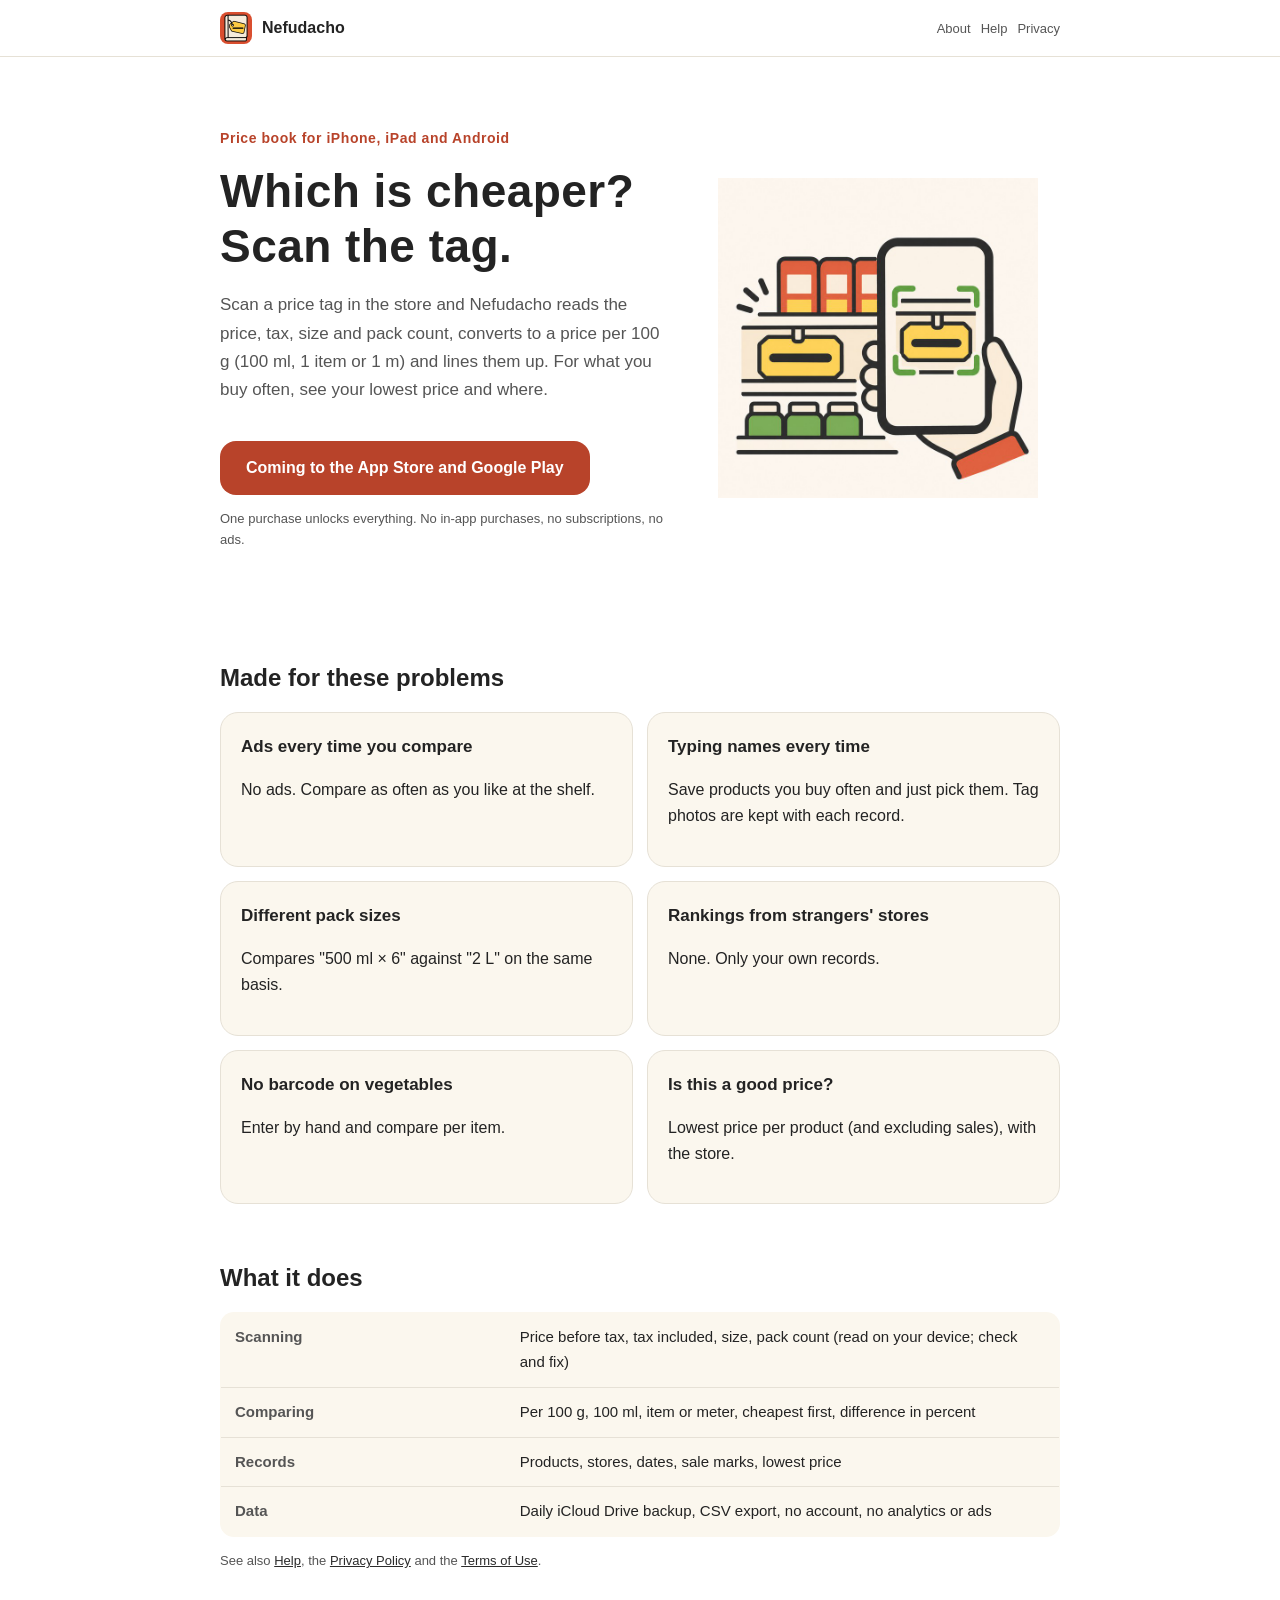
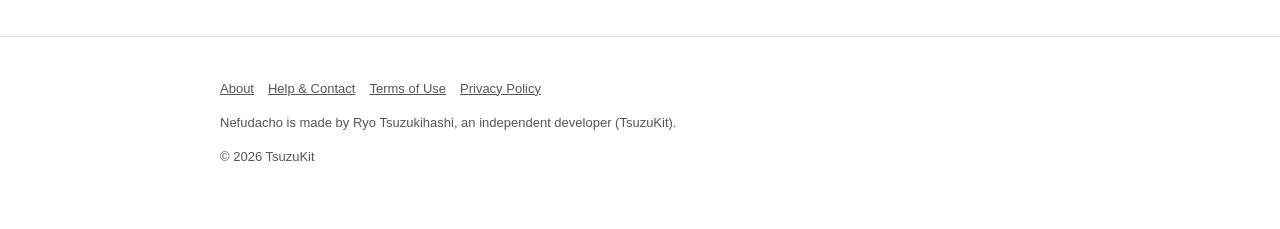
<file: index.html>
<!DOCTYPE html>
<html lang="ja" data-title-ja="ねふだちょう｜底値・単価の比較メモ" data-title-en="Nefudacho | Unit price compare">
<head>
<meta charset="UTF-8">
<meta name="viewport" content="width=device-width, initial-scale=1">
<script>(function(){var l=navigator.languages&&navigator.languages.length?navigator.languages:[navigator.language||"ja"],p="en";for(var i=0;i<l.length;i++){var c=String(l[i]).toLowerCase();if(c.indexOf("ja")===0){p="ja";break}if(c.indexOf("en")===0){p="en";break}}var d=document.documentElement;d.lang=p;var t=d.getAttribute("data-title-"+p);if(t){document.title=t}})();</script>
<title>ねふだちょう｜底値・単価の比較メモ</title>
<meta name="description" content="値札を撮ると本体・税込・内容量を読み取って 100 g あたりにそろえて比べる。よく買う商品の底値と店が分かる。買い切り・広告なし。 / Scan a price tag to read the price, tax and size, then compare per 100 g. Remember the lowest price and store for what you buy often. One purchase, no ads.">
<meta property="og:title" content="ねふだちょう｜底値・単価の比較メモ">
<meta property="og:description" content="値札を撮ると本体・税込・内容量を読み取って 100 g あたりにそろえて比べる。よく買う商品の底値と店が分かる。買い切り・広告なし。">
<meta property="og:type" content="website">
<meta property="og:url" content="https://nefudacho.tsuzukit.com/">
<meta property="og:image" content="https://nefudacho.tsuzukit.com/assets/og.jpg">
<link rel="icon" href="assets/icon.png">
<link rel="apple-touch-icon" href="assets/icon.png">
<link rel="stylesheet" href="style.css">
</head>
<body>
<div data-l="ja" lang="ja">
<header class="site"><div class="wrap">
<a class="brand" href="./"><img src="assets/icon.png" alt="" width="32" height="32">ねふだちょう</a>
<nav class="site"><a href="./">紹介</a><a href="support.html">使い方</a><a href="privacy.html">プライバシー</a></nav>
</div></header>
<main class="wrap">
<section class="hero">
<div>
<p class="eyebrow">iPhone・iPad・Android の底値帳</p>
<h1>どっちが安い？<br>値札を撮れば分かる。</h1>
<p class="lead">店で値札を撮ると、本体価格・税込・内容量・入り数を読み取って、100 g（100 ml・1 個・1 m）あたりの値段にそろえて並べます。よく買う商品は、いちばん安かった値段と店が分かります。</p>
<a class="cta" href="#store" id="store">App Store・Google Play で配信予定</a>
<p class="note">買い切りで全部の機能が使えます。アプリ内課金・サブスクリプション・広告はありません。</p>
</div>
<img src="assets/hero.jpg" alt="スマートフォンで値札を撮るイラスト" width="360">
</section>

<h2>こんな困りごとのために</h2>
<div class="grid two">
<div class="card"><h3>比べるたびに広告</h3><p>広告はありません。棚の前で何度でも比べられます。</p></div>
<div class="card"><h3>毎回、名前から入れる</h3><p>よく買う商品を覚えておき、前と同じを選ぶだけ。値札の写真も記録ごとに残ります。</p></div>
<div class="card"><h3>入り数が違うと分からない</h3><p>「500 ml × 6 本」と「2 L」もそろえて比べます。</p></div>
<div class="card"><h3>知らない店のランキング</h3><p>出しません。あなたの記録だけです。</p></div>
<div class="card"><h3>野菜にはバーコードが無い</h3><p>手で入れて、1 個あたりでも比べられます。</p></div>
<div class="card"><h3>いつもより安い？</h3><p>商品ごとに底値（特売を除いた底値も）と店を出します。</p></div>
</div>

<h2>できること</h2>
<table>
<tr><th>読み取り</th><td>本体価格・税込・内容量・入り数（端末の中で読み取り・確かめて直せる）</td></tr>
<tr><th>比べる</th><td>100 g・100 ml・1 個・1 m あたり・安い順・差の %</td></tr>
<tr><th>記録</th><td>商品・店・日付・特売の印・底値</td></tr>
<tr><th>データ</th><td>iCloud Drive の毎日の控え・CSV の書き出し・アカウントなし・解析と広告なし</td></tr>
</table>
<p class="note"><a href="support.html">使い方</a>・<a href="privacy.html">プライバシーポリシー</a>・<a href="terms.html">利用規約</a>もご覧ください。</p>
</main>
<footer class="site"><div class="wrap">
<p><a href="./">紹介</a><a href="support.html">使い方とお問い合わせ</a><a href="terms.html">利用規約</a><a href="privacy.html">プライバシーポリシー</a></p>
<p>ねふだちょうは、個人開発者の續橋涼（TsuzuKit）が作っているアプリです。</p>
<p>© 2026 TsuzuKit</p>
</div></footer>
</div>
<div data-l="en" lang="en">
<header class="site"><div class="wrap">
<a class="brand" href="./"><img src="assets/icon.png" alt="" width="32" height="32">Nefudacho</a>
<nav class="site"><a href="./">About</a><a href="support.html">Help</a><a href="privacy.html">Privacy</a></nav>
</div></header>
<main class="wrap">
<section class="hero">
<div>
<p class="eyebrow">Price book for iPhone, iPad and Android</p>
<h1>Which is cheaper?<br>Scan the tag.</h1>
<p class="lead">Scan a price tag in the store and Nefudacho reads the price, tax, size and pack count, converts to a price per 100 g (100 ml, 1 item or 1 m) and lines them up. For what you buy often, see your lowest price and where.</p>
<a class="cta" href="#store" id="store">Coming to the App Store and Google Play</a>
<p class="note">One purchase unlocks everything. No in-app purchases, no subscriptions, no ads.</p>
</div>
<img src="assets/hero.jpg" alt="Illustration of scanning a price tag with a phone" width="360">
</section>

<h2>Made for these problems</h2>
<div class="grid two">
<div class="card"><h3>Ads every time you compare</h3><p>No ads. Compare as often as you like at the shelf.</p></div>
<div class="card"><h3>Typing names every time</h3><p>Save products you buy often and just pick them. Tag photos are kept with each record.</p></div>
<div class="card"><h3>Different pack sizes</h3><p>Compares "500 ml × 6" against "2 L" on the same basis.</p></div>
<div class="card"><h3>Rankings from strangers' stores</h3><p>None. Only your own records.</p></div>
<div class="card"><h3>No barcode on vegetables</h3><p>Enter by hand and compare per item.</p></div>
<div class="card"><h3>Is this a good price?</h3><p>Lowest price per product (and excluding sales), with the store.</p></div>
</div>

<h2>What it does</h2>
<table>
<tr><th>Scanning</th><td>Price before tax, tax included, size, pack count (read on your device; check and fix)</td></tr>
<tr><th>Comparing</th><td>Per 100 g, 100 ml, item or meter, cheapest first, difference in percent</td></tr>
<tr><th>Records</th><td>Products, stores, dates, sale marks, lowest price</td></tr>
<tr><th>Data</th><td>Daily iCloud Drive backup, CSV export, no account, no analytics or ads</td></tr>
</table>
<p class="note">See also <a href="support.html">Help</a>, the <a href="privacy.html">Privacy Policy</a> and the <a href="terms.html">Terms of Use</a>.</p>
</main>
<footer class="site"><div class="wrap">
<p><a href="./">About</a><a href="support.html">Help & Contact</a><a href="terms.html">Terms of Use</a><a href="privacy.html">Privacy Policy</a></p>
<p>Nefudacho is made by Ryo Tsuzukihashi, an independent developer (TsuzuKit).</p>
<p>© 2026 TsuzuKit</p>
</div></footer>
</div>
</body>
</html>
</file>
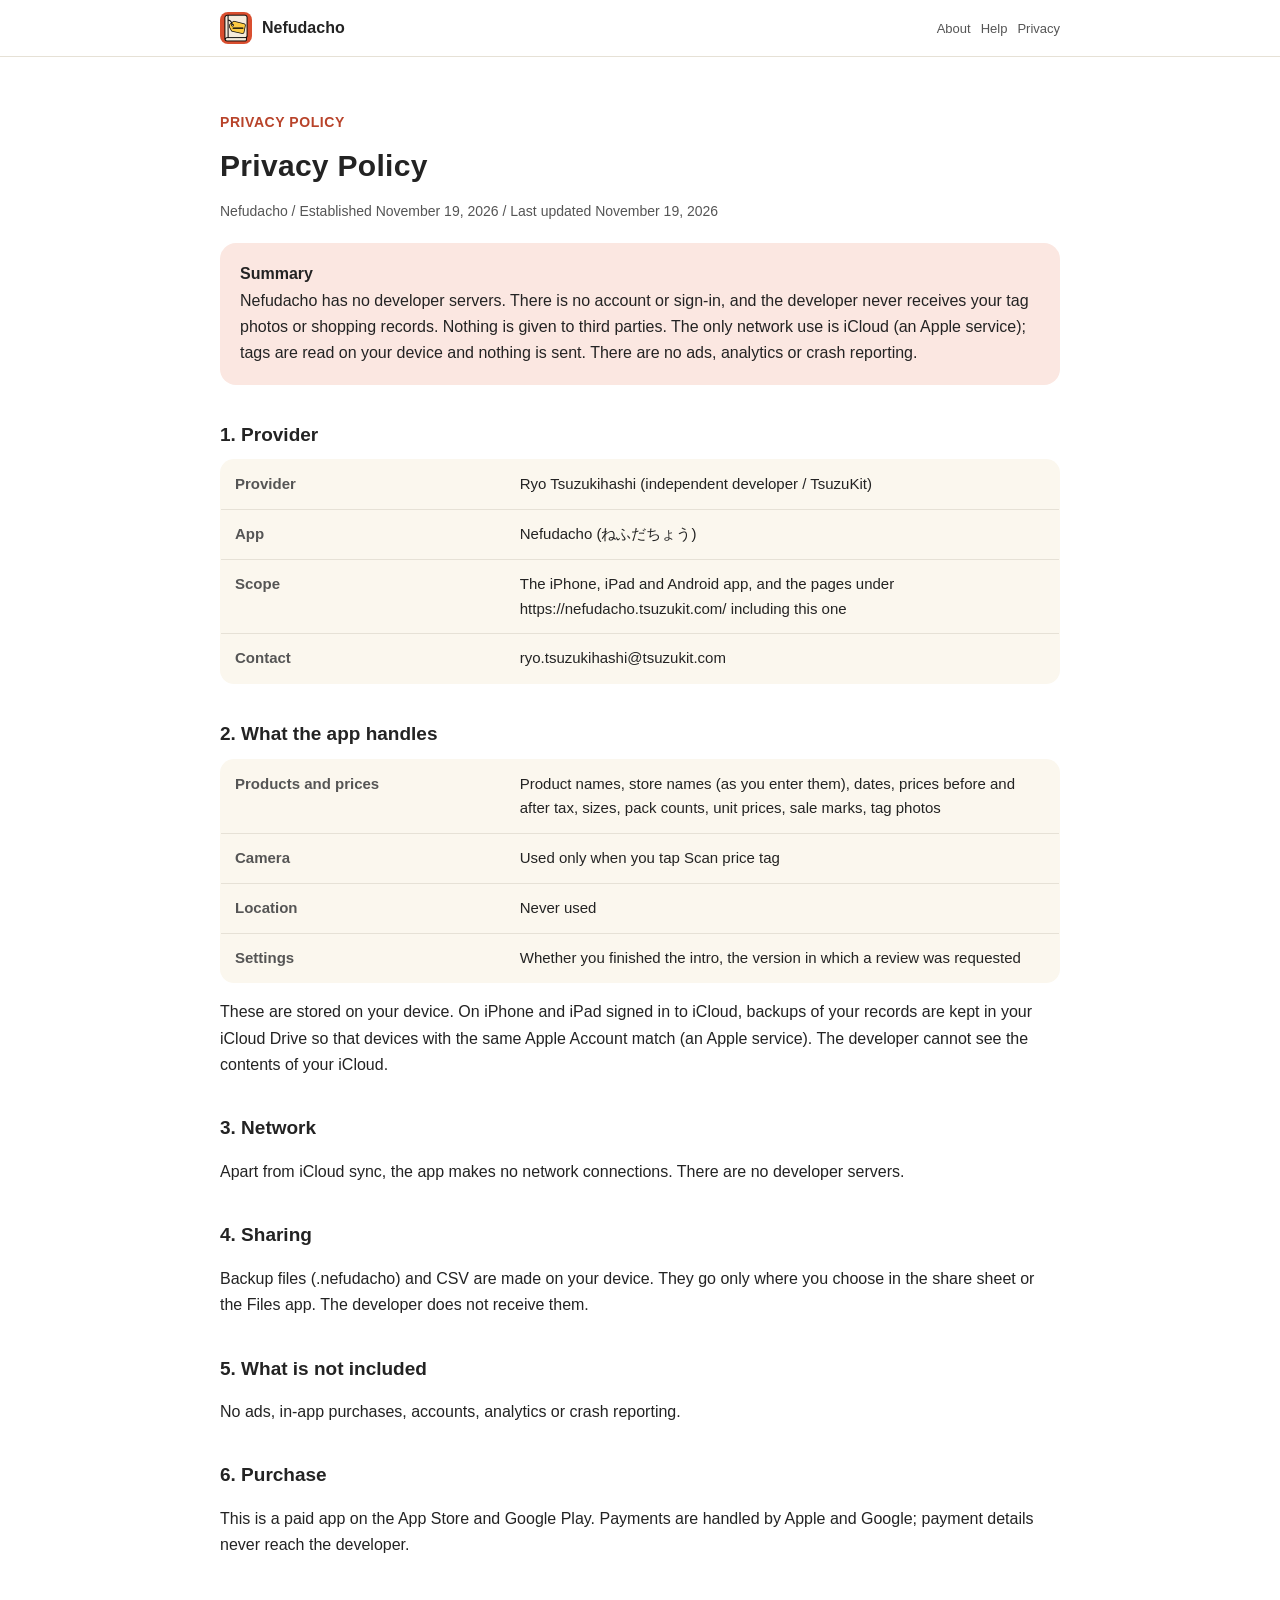
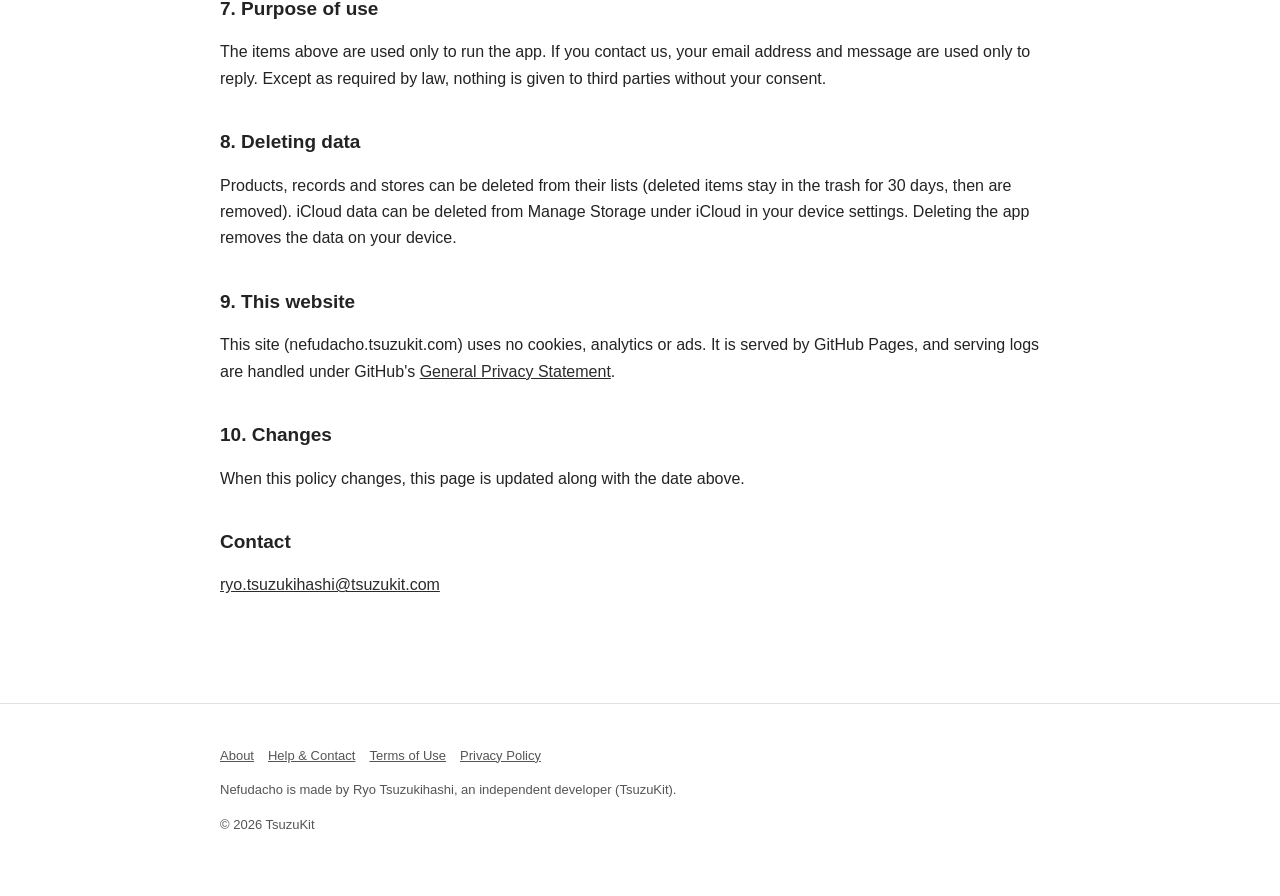
<file: privacy.html>
<!DOCTYPE html>
<html lang="ja" data-title-ja="プライバシーポリシー - ねふだちょう" data-title-en="Privacy Policy - Nefudacho">
<head>
<meta charset="UTF-8">
<meta name="viewport" content="width=device-width, initial-scale=1">
<script>(function(){var l=navigator.languages&&navigator.languages.length?navigator.languages:[navigator.language||"ja"],p="en";for(var i=0;i<l.length;i++){var c=String(l[i]).toLowerCase();if(c.indexOf("ja")===0){p="ja";break}if(c.indexOf("en")===0){p="en";break}}var d=document.documentElement;d.lang=p;var t=d.getAttribute("data-title-"+p);if(t){document.title=t}})();</script>
<title>プライバシーポリシー - ねふだちょう</title>
<meta name="description" content="ねふだちょうのプライバシーポリシー。開発者は個人情報を集めません。値札の写真と記録は端末の外に送りません。 / Privacy Policy for Nefudacho. The developer collects no personal information. Tag photos and records never leave your device.">
<meta property="og:title" content="プライバシーポリシー - ねふだちょう">
<meta property="og:description" content="ねふだちょうのプライバシーポリシー。開発者は個人情報を集めません。値札の写真と記録は端末の外に送りません。">
<meta property="og:type" content="website">
<meta property="og:url" content="https://nefudacho.tsuzukit.com/privacy.html">
<meta property="og:image" content="https://nefudacho.tsuzukit.com/assets/og.jpg">
<link rel="icon" href="assets/icon.png">
<link rel="apple-touch-icon" href="assets/icon.png">
<link rel="stylesheet" href="style.css">
</head>
<body>
<div data-l="ja" lang="ja">
<header class="site"><div class="wrap">
<a class="brand" href="./"><img src="assets/icon.png" alt="" width="32" height="32">ねふだちょう</a>
<nav class="site"><a href="./">紹介</a><a href="support.html">使い方</a><a href="privacy.html">プライバシー</a></nav>
</div></header>
<main class="wrap">
<article class="doc">
<p class="eyebrow">PRIVACY POLICY</p>
<h1>プライバシーポリシー</h1>
<p class="meta">ねふだちょう／制定日 2026年11月19日／改定日 2026年11月19日</p>
<div class="summary"><strong>このポリシーの要旨</strong><br>ねふだちょうは、開発者のサーバーを持たないアプリです。アカウント登録やログインはなく、開発者があなたの値札の写真や買い物の記録を受け取ることはありません。第三者に渡すこともありません。通信は iCloud（Apple のサービス）だけで、値札の読み取りも端末の中で行い、送信しません。広告、分析ツール、クラッシュを報告する仕組みは入れていません。</div>
<h2>1. 提供者</h2>
<table>
<tr><th>提供者</th><td>續橋涼（個人開発者 / TsuzuKit）</td></tr>
<tr><th>アプリ名</th><td>ねふだちょう（英語名 Nefudacho）</td></tr>
<tr><th>対象</th><td>iPhone・iPad・Android 向けアプリと、このページを含む https://nefudacho.tsuzukit.com/ 配下のページ</td></tr>
<tr><th>連絡先</th><td>ryo.tsuzukihashi@tsuzukit.com</td></tr>
</table>
<h2>2. アプリが扱うもの</h2>
<table>
<tr><th>商品と値段の記録</th><td>商品の名前・店の名前（あなたが入れたもの）・日付・本体価格・税込・内容量・入り数・単価・特売の印・値札の写真</td></tr>
<tr><th>カメラ</th><td>［値札を撮る］を押したときだけ使います</td></tr>
<tr><th>位置</th><td>使いません</td></tr>
<tr><th>アプリの設定</th><td>案内を終えたかどうか・レビューのお願いを出した版</td></tr>
</table>
<p>これらは端末の中に保存します。iCloud に入っている iPhone・iPad では、記録の控えをあなたの iCloud Drive に置き、同じ Apple アカウントの端末でそろえます（Apple のサービス）。開発者は、あなたの iCloud の中身を見ることはできません。</p>
<h2>3. 通信</h2>
<p>iCloud との同期のほかに、通信はしません。開発者のサーバーはありません。</p>
<h2>4. 書き出し</h2>
<p>控えのファイル（.nefudacho）と CSVは端末の中で作ります。送り先は、あなたが共有の画面やファイル App で選んだ場所です。開発者には届きません。</p>
<h2>5. 入れていないもの</h2>
<p>広告・アプリ内課金・アカウント登録・分析ツール・クラッシュの報告は入れていません。</p>
<h2>6. 購入</h2>
<p>本アプリは App Store と Google Play の有料アプリです。お支払いは Apple・Google が処理し、支払いの情報は開発者には届きません。</p>
<h2>7. 情報を使う目的</h2>
<p>上のものは、アプリを動かすためだけに使います。お問い合わせをいただいたときは、メールアドレスと内容をお返事のためだけに使います。法令にもとづく場合を除き、本人の同意なく第三者に渡すことはありません。</p>
<h2>8. 消したいとき</h2>
<p>商品・記録・店は、それぞれの一覧から消せます（消したものはゴミ箱に30日残り、そのあと消えます）。iCloud の記録は、端末の設定の iCloud の「ストレージを管理」から消せます。アプリを消すと、端末の中のデータは消えます。</p>
<h2>9. このウェブサイトについて</h2>
<p>このサイト（nefudacho.tsuzukit.com）は、Cookie も、アクセスを計測する仕組みも、広告も使っていません。サイトは GitHub Pages で配信しており、配信の記録は GitHub の <a href="https://docs.github.com/ja/site-policy/privacy-policies/github-general-privacy-statement">プライバシーについての声明</a> に沿って扱われます。</p>
<h2>10. 改定</h2>
<p>このポリシーを変えるときは、このページを書きかえ、上の改定日を新しくします。</p>
<h2>お問い合わせ</h2>
<p><a href="mailto:ryo.tsuzukihashi@tsuzukit.com">ryo.tsuzukihashi@tsuzukit.com</a></p>
</article>
</main>
<footer class="site"><div class="wrap">
<p><a href="./">紹介</a><a href="support.html">使い方とお問い合わせ</a><a href="terms.html">利用規約</a><a href="privacy.html">プライバシーポリシー</a></p>
<p>ねふだちょうは、個人開発者の續橋涼（TsuzuKit）が作っているアプリです。</p>
<p>© 2026 TsuzuKit</p>
</div></footer>
</div>
<div data-l="en" lang="en">
<header class="site"><div class="wrap">
<a class="brand" href="./"><img src="assets/icon.png" alt="" width="32" height="32">Nefudacho</a>
<nav class="site"><a href="./">About</a><a href="support.html">Help</a><a href="privacy.html">Privacy</a></nav>
</div></header>
<main class="wrap">
<article class="doc">
<p class="eyebrow">PRIVACY POLICY</p>
<h1>Privacy Policy</h1>
<p class="meta">Nefudacho / Established November 19, 2026 / Last updated November 19, 2026</p>
<div class="summary"><strong>Summary</strong><br>Nefudacho has no developer servers. There is no account or sign-in, and the developer never receives your tag photos or shopping records. Nothing is given to third parties. The only network use is iCloud (an Apple service); tags are read on your device and nothing is sent. There are no ads, analytics or crash reporting.</div>
<h2>1. Provider</h2>
<table>
<tr><th>Provider</th><td>Ryo Tsuzukihashi (independent developer / TsuzuKit)</td></tr>
<tr><th>App</th><td>Nefudacho (ねふだちょう)</td></tr>
<tr><th>Scope</th><td>The iPhone, iPad and Android app, and the pages under https://nefudacho.tsuzukit.com/ including this one</td></tr>
<tr><th>Contact</th><td>ryo.tsuzukihashi@tsuzukit.com</td></tr>
</table>
<h2>2. What the app handles</h2>
<table>
<tr><th>Products and prices</th><td>Product names, store names (as you enter them), dates, prices before and after tax, sizes, pack counts, unit prices, sale marks, tag photos</td></tr>
<tr><th>Camera</th><td>Used only when you tap Scan price tag</td></tr>
<tr><th>Location</th><td>Never used</td></tr>
<tr><th>Settings</th><td>Whether you finished the intro, the version in which a review was requested</td></tr>
</table>
<p>These are stored on your device. On iPhone and iPad signed in to iCloud, backups of your records are kept in your iCloud Drive so that devices with the same Apple Account match (an Apple service). The developer cannot see the contents of your iCloud.</p>
<h2>3. Network</h2>
<p>Apart from iCloud sync, the app makes no network connections. There are no developer servers.</p>
<h2>4. Sharing</h2>
<p>Backup files (.nefudacho) and CSV are made on your device. They go only where you choose in the share sheet or the Files app. The developer does not receive them.</p>
<h2>5. What is not included</h2>
<p>No ads, in-app purchases, accounts, analytics or crash reporting.</p>
<h2>6. Purchase</h2>
<p>This is a paid app on the App Store and Google Play. Payments are handled by Apple and Google; payment details never reach the developer.</p>
<h2>7. Purpose of use</h2>
<p>The items above are used only to run the app. If you contact us, your email address and message are used only to reply. Except as required by law, nothing is given to third parties without your consent.</p>
<h2>8. Deleting data</h2>
<p>Products, records and stores can be deleted from their lists (deleted items stay in the trash for 30 days, then are removed). iCloud data can be deleted from Manage Storage under iCloud in your device settings. Deleting the app removes the data on your device.</p>
<h2>9. This website</h2>
<p>This site (nefudacho.tsuzukit.com) uses no cookies, analytics or ads. It is served by GitHub Pages, and serving logs are handled under GitHub's <a href="https://docs.github.com/en/site-policy/privacy-policies/github-general-privacy-statement">General Privacy Statement</a>.</p>
<h2>10. Changes</h2>
<p>When this policy changes, this page is updated along with the date above.</p>
<h2>Contact</h2>
<p><a href="mailto:ryo.tsuzukihashi@tsuzukit.com">ryo.tsuzukihashi@tsuzukit.com</a></p>
</article>
</main>
<footer class="site"><div class="wrap">
<p><a href="./">About</a><a href="support.html">Help & Contact</a><a href="terms.html">Terms of Use</a><a href="privacy.html">Privacy Policy</a></p>
<p>Nefudacho is made by Ryo Tsuzukihashi, an independent developer (TsuzuKit).</p>
<p>© 2026 TsuzuKit</p>
</div></footer>
</div>
</body>
</html>
</file>
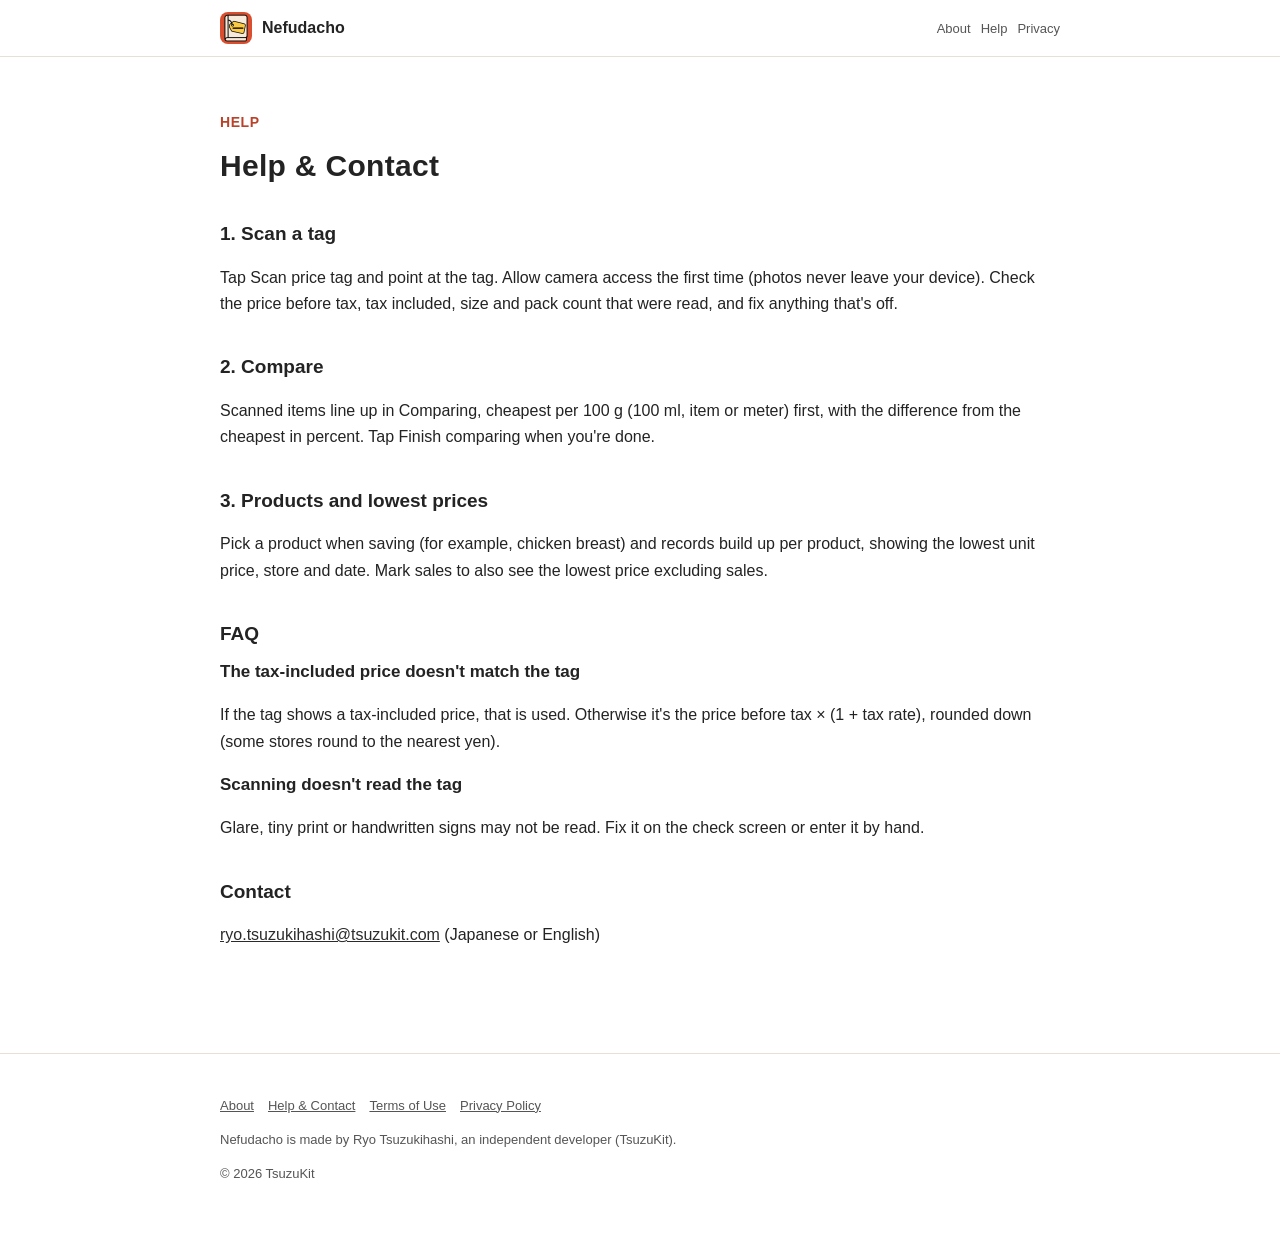
<file: support.html>
<!DOCTYPE html>
<html lang="ja" data-title-ja="使い方とお問い合わせ - ねふだちょう" data-title-en="Help &amp; Contact - Nefudacho">
<head>
<meta charset="UTF-8">
<meta name="viewport" content="width=device-width, initial-scale=1">
<script>(function(){var l=navigator.languages&&navigator.languages.length?navigator.languages:[navigator.language||"ja"],p="en";for(var i=0;i<l.length;i++){var c=String(l[i]).toLowerCase();if(c.indexOf("ja")===0){p="ja";break}if(c.indexOf("en")===0){p="en";break}}var d=document.documentElement;d.lang=p;var t=d.getAttribute("data-title-"+p);if(t){document.title=t}})();</script>
<title>使い方とお問い合わせ - ねふだちょう</title>
<meta name="description" content="ねふだちょうの使い方（値札を撮る・比べる・商品と底値・店）とよくあるご質問、お問い合わせ。 / How to use Nefudacho (scanning tags, comparing, products and lowest prices, stores), FAQ and contact.">
<meta property="og:title" content="使い方とお問い合わせ - ねふだちょう">
<meta property="og:description" content="ねふだちょうの使い方（値札を撮る・比べる・商品と底値・店）とよくあるご質問、お問い合わせ。">
<meta property="og:type" content="website">
<meta property="og:url" content="https://nefudacho.tsuzukit.com/support.html">
<meta property="og:image" content="https://nefudacho.tsuzukit.com/assets/og.jpg">
<link rel="icon" href="assets/icon.png">
<link rel="apple-touch-icon" href="assets/icon.png">
<link rel="stylesheet" href="style.css">
</head>
<body>
<div data-l="ja" lang="ja">
<header class="site"><div class="wrap">
<a class="brand" href="./"><img src="assets/icon.png" alt="" width="32" height="32">ねふだちょう</a>
<nav class="site"><a href="./">紹介</a><a href="support.html">使い方</a><a href="privacy.html">プライバシー</a></nav>
</div></header>
<main class="wrap">
<article class="doc">
<p class="eyebrow">HELP</p>
<h1>使い方とお問い合わせ</h1>
<h2>1. 値札を撮る</h2>
<p>［値札を撮る］で値札に向けて撮ります。はじめてのときにカメラの使用を許可してください（写真は端末の外に送りません）。読み取った本体価格・税込・内容量・入り数を確かめの画面で見て、違っていれば直します。</p>
<h2>2. 比べる</h2>
<p>撮った商品は「比べ中」に並び、100 g（100 ml・1 個・1 m）あたりの安い順になります。いちばん安いものとの差も % で出ます。比べ終わったら［比べるのを終える］。</p>
<h2>3. 商品と底値</h2>
<p>保存するときに商品（例: 鶏むね肉）を選ぶと、商品ごとに記録がたまり、いちばん安かった単価と店と日付が分かります。特売の印を付けると、特売を除いた底値も出ます。</p>
<h2>よくあるご質問</h2>
<h3>税込の値段が値札とずれます</h3>
<p>値札に税込が書かれていれば、その値を使います。本体価格しか無いときは、本体 ×（1 + 税率）を切り捨てて出します（店によっては四捨五入のことがあります）。</p>
<h3>読み取りがうまくいきません</h3>
<p>光の反射や小さい字、手書きの札では読み取れないことがあります。確かめの画面で直すか、手で入れてください。</p>
<h2>お問い合わせ</h2>
<p><a href="mailto:ryo.tsuzukihashi@tsuzukit.com">ryo.tsuzukihashi@tsuzukit.com</a>（日本語・英語）</p>
</article>
</main>
<footer class="site"><div class="wrap">
<p><a href="./">紹介</a><a href="support.html">使い方とお問い合わせ</a><a href="terms.html">利用規約</a><a href="privacy.html">プライバシーポリシー</a></p>
<p>ねふだちょうは、個人開発者の續橋涼（TsuzuKit）が作っているアプリです。</p>
<p>© 2026 TsuzuKit</p>
</div></footer>
</div>
<div data-l="en" lang="en">
<header class="site"><div class="wrap">
<a class="brand" href="./"><img src="assets/icon.png" alt="" width="32" height="32">Nefudacho</a>
<nav class="site"><a href="./">About</a><a href="support.html">Help</a><a href="privacy.html">Privacy</a></nav>
</div></header>
<main class="wrap">
<article class="doc">
<p class="eyebrow">HELP</p>
<h1>Help &amp; Contact</h1>
<h2>1. Scan a tag</h2>
<p>Tap Scan price tag and point at the tag. Allow camera access the first time (photos never leave your device). Check the price before tax, tax included, size and pack count that were read, and fix anything that's off.</p>
<h2>2. Compare</h2>
<p>Scanned items line up in Comparing, cheapest per 100 g (100 ml, item or meter) first, with the difference from the cheapest in percent. Tap Finish comparing when you're done.</p>
<h2>3. Products and lowest prices</h2>
<p>Pick a product when saving (for example, chicken breast) and records build up per product, showing the lowest unit price, store and date. Mark sales to also see the lowest price excluding sales.</p>
<h2>FAQ</h2>
<h3>The tax-included price doesn't match the tag</h3>
<p>If the tag shows a tax-included price, that is used. Otherwise it's the price before tax × (1 + tax rate), rounded down (some stores round to the nearest yen).</p>
<h3>Scanning doesn't read the tag</h3>
<p>Glare, tiny print or handwritten signs may not be read. Fix it on the check screen or enter it by hand.</p>
<h2>Contact</h2>
<p><a href="mailto:ryo.tsuzukihashi@tsuzukit.com">ryo.tsuzukihashi@tsuzukit.com</a> (Japanese or English)</p>
</article>
</main>
<footer class="site"><div class="wrap">
<p><a href="./">About</a><a href="support.html">Help & Contact</a><a href="terms.html">Terms of Use</a><a href="privacy.html">Privacy Policy</a></p>
<p>Nefudacho is made by Ryo Tsuzukihashi, an independent developer (TsuzuKit).</p>
<p>© 2026 TsuzuKit</p>
</div></footer>
</div>
</body>
</html>
</file>
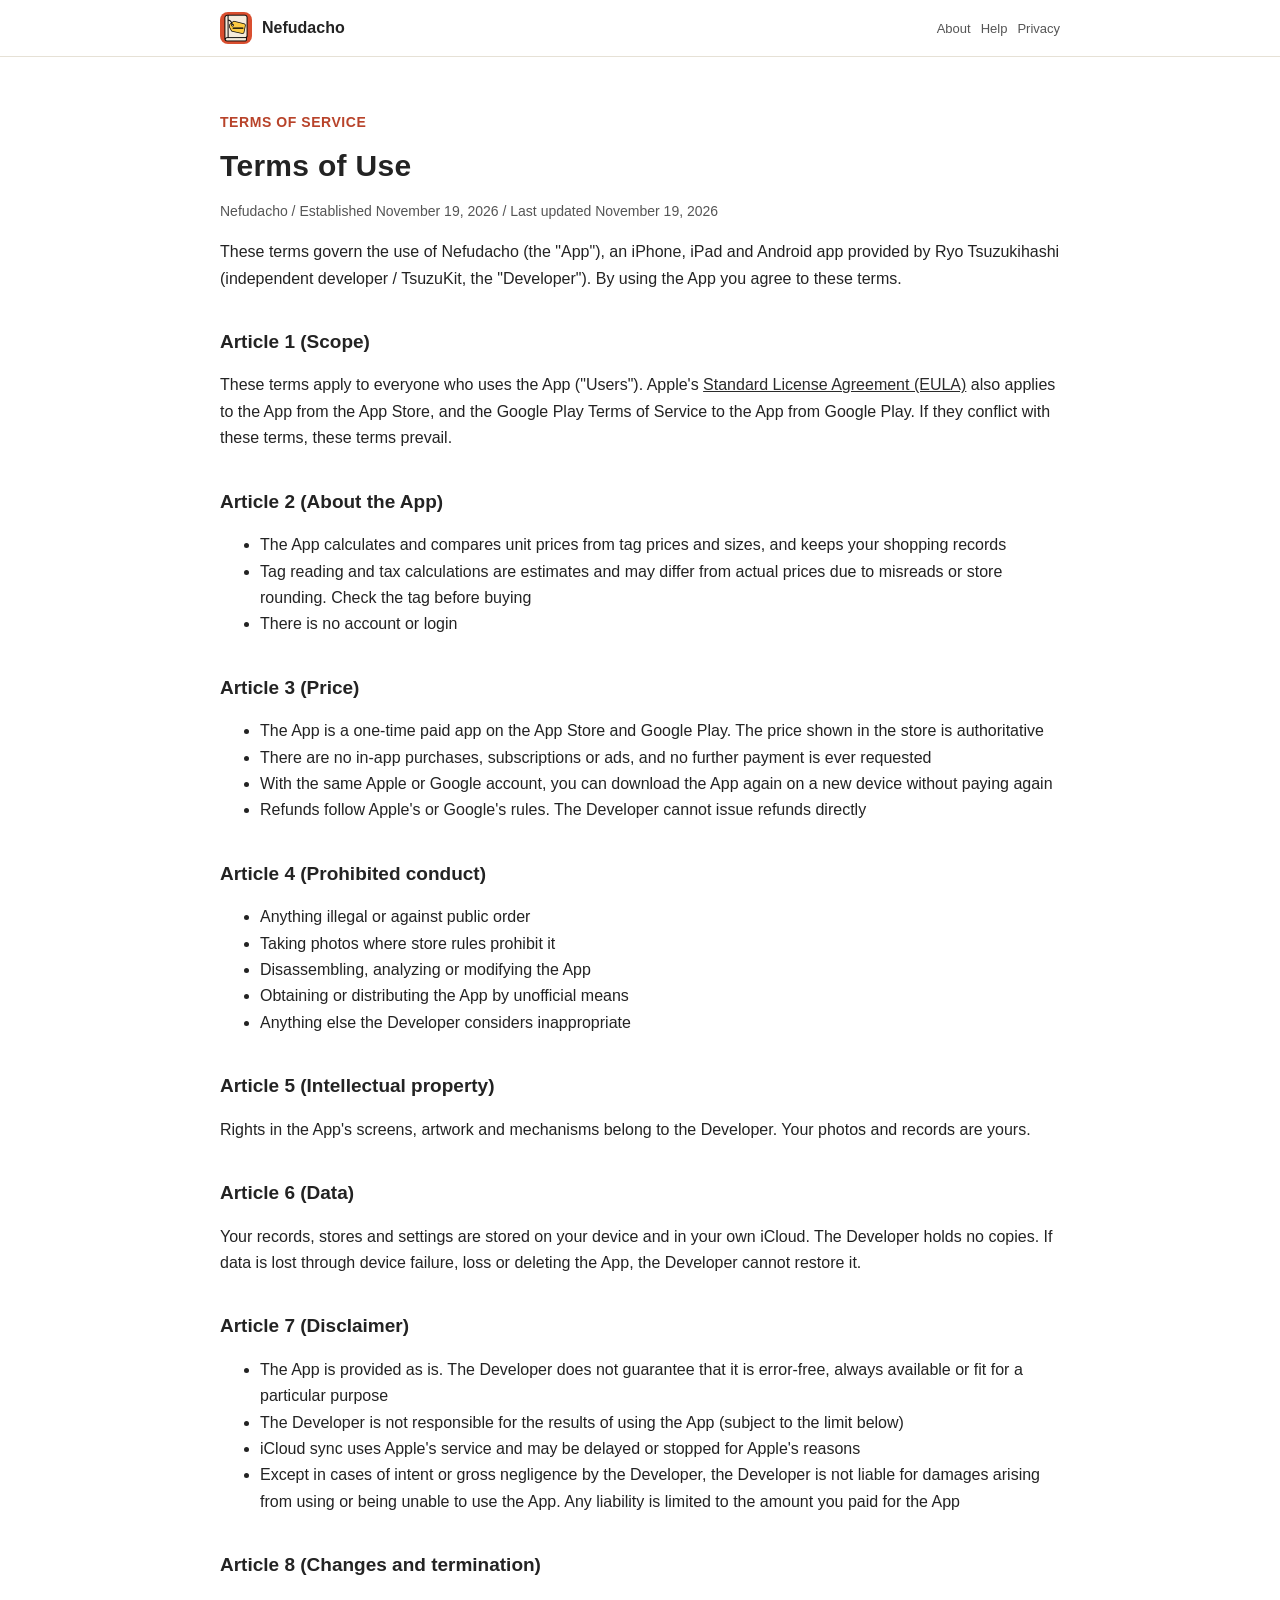
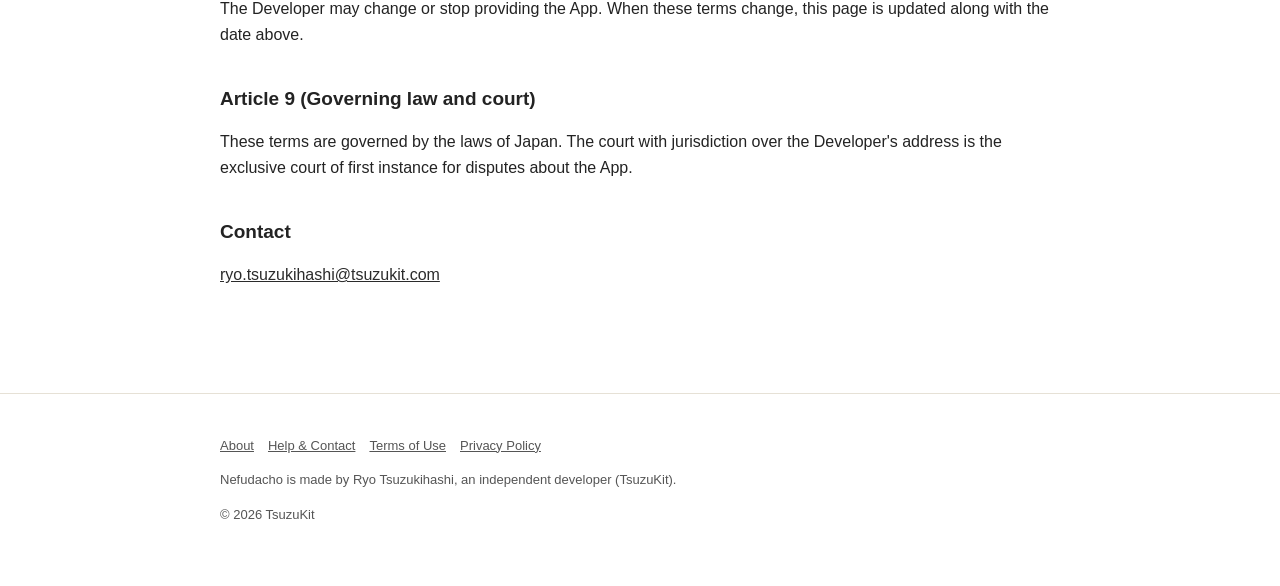
<file: terms.html>
<!DOCTYPE html>
<html lang="ja" data-title-ja="利用規約 - ねふだちょう" data-title-en="Terms of Use - Nefudacho">
<head>
<meta charset="UTF-8">
<meta name="viewport" content="width=device-width, initial-scale=1">
<script>(function(){var l=navigator.languages&&navigator.languages.length?navigator.languages:[navigator.language||"ja"],p="en";for(var i=0;i<l.length;i++){var c=String(l[i]).toLowerCase();if(c.indexOf("ja")===0){p="ja";break}if(c.indexOf("en")===0){p="en";break}}var d=document.documentElement;d.lang=p;var t=d.getAttribute("data-title-"+p);if(t){document.title=t}})();</script>
<title>利用規約 - ねふだちょう</title>
<meta name="description" content="ねふだちょうの利用規約。 / Terms of Use for Nefudacho.">
<meta property="og:title" content="利用規約 - ねふだちょう">
<meta property="og:description" content="ねふだちょうの利用規約。">
<meta property="og:type" content="website">
<meta property="og:url" content="https://nefudacho.tsuzukit.com/terms.html">
<meta property="og:image" content="https://nefudacho.tsuzukit.com/assets/og.jpg">
<link rel="icon" href="assets/icon.png">
<link rel="apple-touch-icon" href="assets/icon.png">
<link rel="stylesheet" href="style.css">
</head>
<body>
<div data-l="ja" lang="ja">
<header class="site"><div class="wrap">
<a class="brand" href="./"><img src="assets/icon.png" alt="" width="32" height="32">ねふだちょう</a>
<nav class="site"><a href="./">紹介</a><a href="support.html">使い方</a><a href="privacy.html">プライバシー</a></nav>
</div></header>
<main class="wrap">
<article class="doc">
<p class="eyebrow">TERMS OF SERVICE</p>
<h1>利用規約</h1>
<p class="meta">ねふだちょう／制定日 2026年11月19日／改定日 2026年11月19日</p>
<p>この規約は、續橋涼（個人開発者 / TsuzuKit。以下「開発者」）が提供する iPhone・iPad・Android アプリ「ねふだちょう」（以下「本アプリ」）を使うときの決まりです。本アプリを使った時点で、この規約に同意したものとします。</p>
<h2>第1条（適用）</h2>
<p>この規約は、本アプリを使うすべての方（以下「利用者」）に適用されます。App Store から入れた本アプリには、Apple が定める<a href="https://www.apple.com/legal/internet-services/itunes/dev/stdeula/">標準のライセンス契約（EULA）</a>も、Google Play から入れた本アプリには Google Play の利用規約も、あわせて適用されます。この規約とそれらが食い違うときは、この規約を優先します。</p>
<h2>第2条（本アプリについて）</h2>
<ul>
<li>本アプリは、値札の値段と内容量から単価を計算して比べ、利用者の買い物の記録を残すための道具です</li>
<li>値札の読み取りと税込の計算は目安です。読み違いや店ごとの端数の扱いで、実際の値段と違うことがあります。買う前に値札で確かめてください</li>
<li>アカウント登録やログインはありません</li>
</ul>
<h2>第3条（料金）</h2>
<ul>
<li>本アプリは、App Store・Google Play で購入する買い切りの有料アプリです。価格はストアに表示されるものが正です</li>
<li>アプリ内課金、サブスクリプション、広告はありません。購入したあとに追加の支払いを求めることはありません</li>
<li>同じ Apple アカウント・Google アカウントであれば、機種変更やアプリの入れ直しのときに、もう一度お支払いいただかずにダウンロードできます</li>
<li>返金は Apple・Google の規定に従います。開発者が直接返金することはできません</li>
</ul>
<h2>第4条（禁止事項）</h2>
<p>本アプリを使うとき、次のことをしてはいけません。</p>
<ul>
<li>法令や公序良俗に反すること</li>
<li>店の決まりで撮影が禁じられている場所で撮ること</li>
<li>本アプリを分解・解析・改変すること</li>
<li>本アプリを正規の方法以外で入手したり、配ったりすること</li>
<li>そのほか、開発者が不適切と判断すること</li>
</ul>
<h2>第5条（知的財産）</h2>
<p>本アプリの画面・絵・仕組みについての権利は、開発者にあります。利用者が撮った写真と記録は、利用者のものです。</p>
<h2>第6条（データ）</h2>
<p>記録・店・設定は、利用者の端末と、利用者の iCloud に保存されます。開発者はその記録を持っていません。端末の故障や紛失、アプリの削除などで消えても、開発者は元に戻すことができません。</p>
<h2>第7条（免責事項）</h2>
<ul>
<li>本アプリは、そのままの状態で提供します。開発者は、本アプリに誤りがないこと、いつでも使えること、特定の目的に合うことを保証しません</li>
<li>本アプリを使った結果について、開発者は責任を負いません（下の項の上限のとおり）</li>
<li>iCloud の同期は Apple のサービスを使うため、Apple の都合で遅れたり止まったりすることがあります</li>
<li>本アプリを使ったこと、または使えなかったことで利用者や周りの人に損害が生じても、開発者に故意または重大な過失がある場合を除き、開発者は責任を負いません。責任を負う場合も、利用者が本アプリに支払った金額を上限とします</li>
</ul>
<h2>第8条（変更と終了）</h2>
<p>開発者は、本アプリの内容を変えること、提供を終えることがあります。この規約を変えるときは、このページを書きかえ、上の改定日を新しくします。</p>
<h2>第9条（準拠法と裁判所）</h2>
<p>この規約は日本法に従います。本アプリについての争いは、開発者の住所地を管轄する裁判所を、第一審の専属的な合意管轄裁判所とします。</p>
<h2>お問い合わせ</h2>
<p><a href="mailto:ryo.tsuzukihashi@tsuzukit.com">ryo.tsuzukihashi@tsuzukit.com</a></p>
</article>
</main>
<footer class="site"><div class="wrap">
<p><a href="./">紹介</a><a href="support.html">使い方とお問い合わせ</a><a href="terms.html">利用規約</a><a href="privacy.html">プライバシーポリシー</a></p>
<p>ねふだちょうは、個人開発者の續橋涼（TsuzuKit）が作っているアプリです。</p>
<p>© 2026 TsuzuKit</p>
</div></footer>
</div>
<div data-l="en" lang="en">
<header class="site"><div class="wrap">
<a class="brand" href="./"><img src="assets/icon.png" alt="" width="32" height="32">Nefudacho</a>
<nav class="site"><a href="./">About</a><a href="support.html">Help</a><a href="privacy.html">Privacy</a></nav>
</div></header>
<main class="wrap">
<article class="doc">
<p class="eyebrow">TERMS OF SERVICE</p>
<h1>Terms of Use</h1>
<p class="meta">Nefudacho / Established November 19, 2026 / Last updated November 19, 2026</p>
<p>These terms govern the use of Nefudacho (the "App"), an iPhone, iPad and Android app provided by Ryo Tsuzukihashi (independent developer / TsuzuKit, the "Developer"). By using the App you agree to these terms.</p>
<h2>Article 1 (Scope)</h2>
<p>These terms apply to everyone who uses the App ("Users"). Apple's <a href="https://www.apple.com/legal/internet-services/itunes/dev/stdeula/">Standard License Agreement (EULA)</a> also applies to the App from the App Store, and the Google Play Terms of Service to the App from Google Play. If they conflict with these terms, these terms prevail.</p>
<h2>Article 2 (About the App)</h2>
<ul>
<li>The App calculates and compares unit prices from tag prices and sizes, and keeps your shopping records</li>
<li>Tag reading and tax calculations are estimates and may differ from actual prices due to misreads or store rounding. Check the tag before buying</li>
<li>There is no account or login</li>
</ul>
<h2>Article 3 (Price)</h2>
<ul>
<li>The App is a one-time paid app on the App Store and Google Play. The price shown in the store is authoritative</li>
<li>There are no in-app purchases, subscriptions or ads, and no further payment is ever requested</li>
<li>With the same Apple or Google account, you can download the App again on a new device without paying again</li>
<li>Refunds follow Apple's or Google's rules. The Developer cannot issue refunds directly</li>
</ul>
<h2>Article 4 (Prohibited conduct)</h2>
<ul>
<li>Anything illegal or against public order</li>
<li>Taking photos where store rules prohibit it</li>
<li>Disassembling, analyzing or modifying the App</li>
<li>Obtaining or distributing the App by unofficial means</li>
<li>Anything else the Developer considers inappropriate</li>
</ul>
<h2>Article 5 (Intellectual property)</h2>
<p>Rights in the App's screens, artwork and mechanisms belong to the Developer. Your photos and records are yours.</p>
<h2>Article 6 (Data)</h2>
<p>Your records, stores and settings are stored on your device and in your own iCloud. The Developer holds no copies. If data is lost through device failure, loss or deleting the App, the Developer cannot restore it.</p>
<h2>Article 7 (Disclaimer)</h2>
<ul>
<li>The App is provided as is. The Developer does not guarantee that it is error-free, always available or fit for a particular purpose</li>
<li>The Developer is not responsible for the results of using the App (subject to the limit below)</li>
<li>iCloud sync uses Apple's service and may be delayed or stopped for Apple's reasons</li>
<li>Except in cases of intent or gross negligence by the Developer, the Developer is not liable for damages arising from using or being unable to use the App. Any liability is limited to the amount you paid for the App</li>
</ul>
<h2>Article 8 (Changes and termination)</h2>
<p>The Developer may change or stop providing the App. When these terms change, this page is updated along with the date above.</p>
<h2>Article 9 (Governing law and court)</h2>
<p>These terms are governed by the laws of Japan. The court with jurisdiction over the Developer's address is the exclusive court of first instance for disputes about the App.</p>
<h2>Contact</h2>
<p><a href="mailto:ryo.tsuzukihashi@tsuzukit.com">ryo.tsuzukihashi@tsuzukit.com</a></p>
</article>
</main>
<footer class="site"><div class="wrap">
<p><a href="./">About</a><a href="support.html">Help & Contact</a><a href="terms.html">Terms of Use</a><a href="privacy.html">Privacy Policy</a></p>
<p>Nefudacho is made by Ryo Tsuzukihashi, an independent developer (TsuzuKit).</p>
<p>© 2026 TsuzuKit</p>
</div></footer>
</div>
</body>
</html>
</file>
<file: style.css>
/* ねふだちょう — 白い地・墨の文字・朱の差し色（白の上で 4.5:1 以上） */
:root {
  --paper: #ffffff; --card: #fbf7ee; --ink: #232323; --sub: #555555; --line: #e6e1d6;
  --vermilion: #b8432a; --vermilion-soft: #fbe7e1; --navy: #2b2b2b; --correct: #3f7a33;
}
@media (prefers-color-scheme: dark) {
  :root { --paper: #121418; --card: #1b1e24; --ink: #eef0f4; --sub: #b4b9c4; --line: #2a2f38;
    --vermilion: #ffd45c; --vermilion-soft: #2a2618; --navy: #ffd45c; --correct: #9fd08c; }
}
* { box-sizing: border-box; }
html { -webkit-text-size-adjust: 100%; }
body { margin: 0; background: var(--paper); color: var(--ink); line-height: 1.8;
  font-family: -apple-system, BlinkMacSystemFont, "Hiragino Sans", "Hiragino Kaku Gothic ProN", "Noto Sans JP", sans-serif; }
a { color: var(--navy); }
.wrap { max-width: 880px; margin: 0 auto; padding: 0 20px; }
header.site { border-bottom: 1px solid var(--line); background: var(--paper); position: sticky; top: 0; z-index: 5; }
header.site .wrap { display: flex; align-items: center; gap: 16px; min-height: 56px; }
.brand { display: flex; align-items: center; gap: 10px; font-weight: 800; text-decoration: none; color: var(--ink); margin-right: auto; }
.brand img { width: 32px; height: 32px; border-radius: 8px; }
nav.site a { font-size: 14px; text-decoration: none; color: var(--sub); margin-left: 14px; white-space: nowrap; }
nav.site a:hover { color: var(--ink); }
.hero { padding: 56px 0 40px; display: grid; gap: 32px; align-items: center; }
@media (min-width: 760px) { .hero { grid-template-columns: 1.1fr 0.9fr; } }
.eyebrow { color: var(--vermilion); font-weight: 700; font-size: 14px; letter-spacing: 0.04em; }
h1 { font-size: clamp(30px, 6vw, 46px); line-height: 1.35; margin: 8px 0 16px; letter-spacing: 0.01em; }
h2 { font-size: 24px; margin: 56px 0 16px; line-height: 1.5; }
h3 { font-size: 17px; margin: 0 0 6px; }
.lead { font-size: 17px; color: var(--sub); }
.cta { display: inline-block; margin-top: 20px; background: var(--vermilion); color: #ffffff; font-weight: 700; text-decoration: none;
  padding: 14px 26px; border-radius: 16px; }
.note { font-size: 13px; color: var(--sub); }
.hero img { width: 100%; max-width: 320px; height: auto; justify-self: center; }
.grid { display: grid; gap: 14px; }
@media (min-width: 700px) { .grid.two { grid-template-columns: 1fr 1fr; } .grid.three { grid-template-columns: repeat(3, 1fr); } }
.card { background: var(--card); border: 1px solid var(--line); border-radius: 18px; padding: 20px; }
.card.em { background: var(--vermilion-soft); border-color: transparent; }
.steps { counter-reset: step; }
.steps .card { position: relative; padding-left: 62px; }
.steps .card::before { counter-increment: step; content: counter(step); position: absolute; left: 18px; top: 18px; width: 32px; height: 32px;
  border-radius: 50%; border: 2.5px solid var(--vermilion); color: var(--vermilion); font-weight: 800; display: grid; place-items: center; }
table { width: 100%; border-collapse: collapse; background: var(--card); border: 1px solid var(--line); border-radius: 14px; overflow: hidden; }
th, td { text-align: left; padding: 12px 14px; border-bottom: 1px solid var(--line); vertical-align: top; font-size: 15px; }
th { width: 34%; color: var(--sub); font-weight: 600; }
tr:last-child th, tr:last-child td { border-bottom: none; }
.doc { padding: 40px 0 24px; }
.doc h1 { font-size: 30px; }
.doc h2 { font-size: 19px; margin: 36px 0 10px; }
.doc .meta { color: var(--sub); font-size: 14px; }
.doc .summary { background: var(--vermilion-soft); border-radius: 16px; padding: 18px 20px; margin: 20px 0; }
details { background: var(--card); border: 1px solid var(--line); border-radius: 14px; padding: 14px 18px; }
details + details { margin-top: 10px; }
summary { font-weight: 700; cursor: pointer; }
footer.site { border-top: 1px solid var(--line); margin-top: 64px; padding: 28px 0 48px; color: var(--sub); font-size: 13px; }
footer.site a { color: var(--sub); margin-right: 14px; }
.qid { font-family: ui-monospace, SFMono-Regular, Menlo, monospace; background: var(--card); border: 1px solid var(--line);
  border-radius: 8px; padding: 2px 8px; }
/* 端末の言語に合うほうだけ見せる（build.py が両方を1ページに入れる） */
html[lang="ja"] [data-l="en"], html[lang="en"] [data-l="ja"] { display: none; }
[lang="en"] { line-height: 1.65; }
[lang="en"] h1 { line-height: 1.2; }
[lang="en"] nav.site a { font-size: 13px; margin-left: 10px; }
@media (max-width: 480px) { nav.site a { font-size: 12px; margin-left: 8px; } header.site .wrap { gap: 4px; } .brand { gap: 7px; font-size: 15px; } }
.brand { white-space: nowrap; flex-shrink: 0; }
/* 幅の狭い画面では、上の帯の「紹介」を出さない（左のアプリ名が同じ行き先） */
@media (max-width: 480px) { nav.site a:first-child { display: none; } }
</file>
